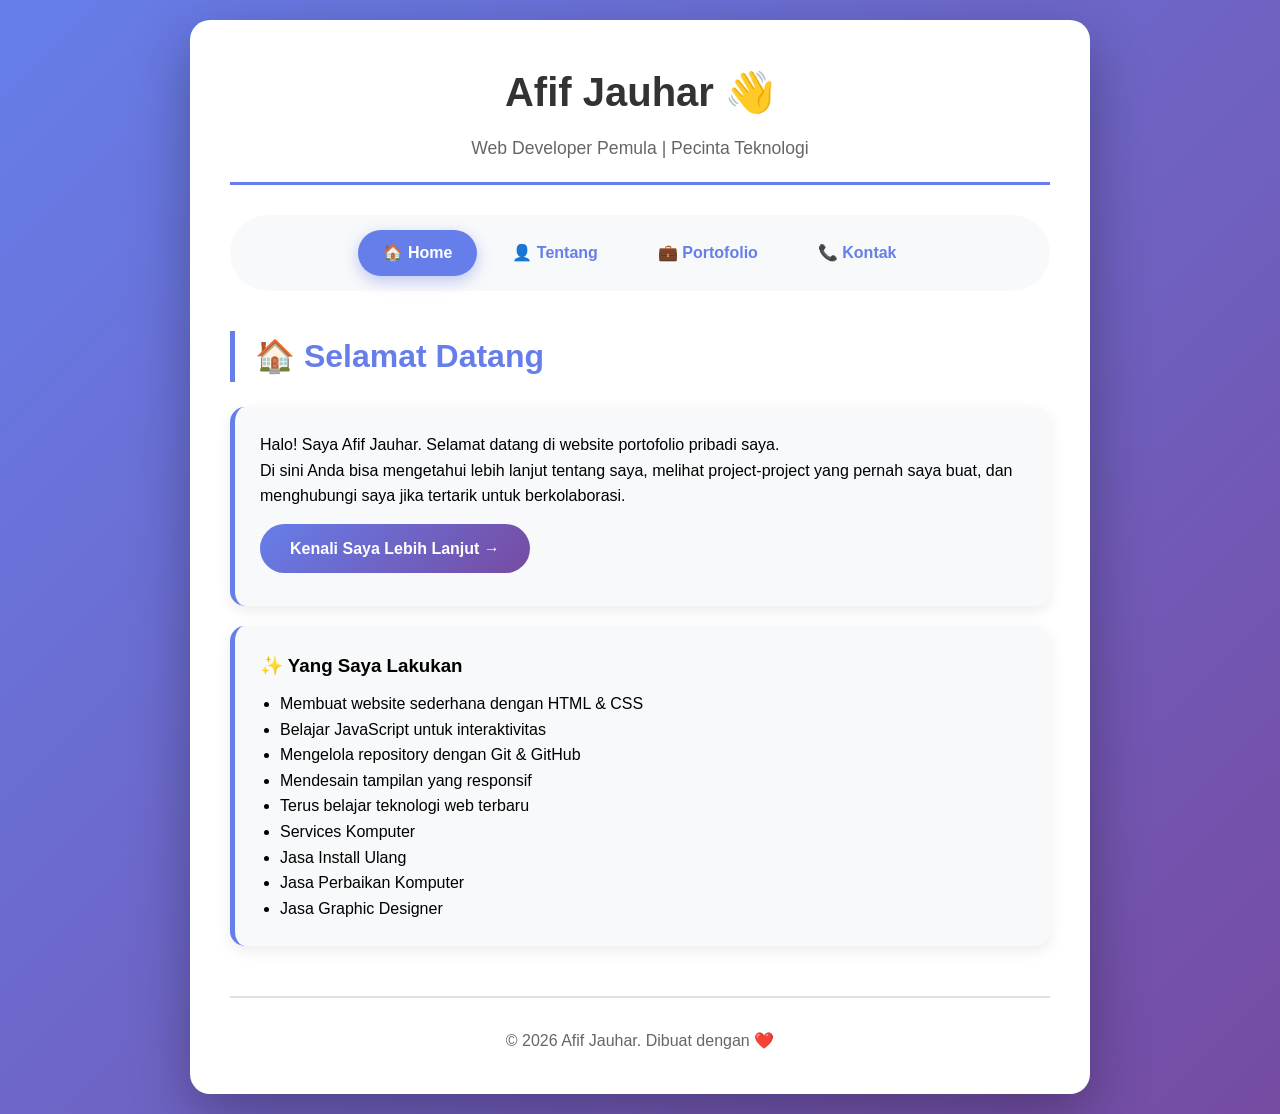
<file: index.html>
<!DOCTYPE html>
<html lang="id">
<head>
    <meta charset="UTF-8">
    <meta name="viewport" content="width=device-width, initial-scale=1.0">
    <title>Home - Afif Jauhar Portofolio</title>
    <link rel="stylesheet" href="css/style.css">
</head>
<body>
    <div class="container">
        <header>
            <h1>Afif Jauhar 👋</h1>
            <p class="subtitle">Web Developer Pemula | Pecinta Teknologi</p>
        </header>
        
        <!-- Tempat Navigasi -->
        <div id="nav-placeholder"></div>
        
        <section>
            <h2>🏠 Selamat Datang</h2>
            <div class="card">
                <p>Halo! Saya Afif Jauhar. Selamat datang di website portofolio pribadi saya.</p>
                <p>Di sini Anda bisa mengetahui lebih lanjut tentang saya, melihat project-project yang pernah saya buat, dan menghubungi saya jika tertarik untuk berkolaborasi.</p>
                <a href="tentang.html" class="btn">Kenali Saya Lebih Lanjut →</a>
            </div>
            
            <div class="card">
                <h3>✨ Yang Saya Lakukan</h3>
                <ul style="margin-left: 20px; margin-top: 10px;">
                    <li>Membuat website sederhana dengan HTML & CSS</li>
                    <li>Belajar JavaScript untuk interaktivitas</li>
                    <li>Mengelola repository dengan Git & GitHub</li>
                    <li>Mendesain tampilan yang responsif</li>
                    <li>Terus belajar teknologi web terbaru</li>
                    <li>Services Komputer</li>
                    <li>Jasa Install Ulang</li>
                    <li>Jasa Perbaikan Komputer</li>
                    <li>Jasa Graphic Designer</li>
                </ul>
            </div>
        </section>
        
        <footer>
            <p>© <span id="tahun"></span> Afif Jauhar. Dibuat dengan ❤️</p>
        </footer>
    </div>
    
    <script src="js/script.js"></script>
    <script>
        // Memuat navigasi
        fetch('navigation.html')
            .then(response => response.text())
            .then(data => {
                document.getElementById('nav-placeholder').innerHTML = data;
                document.querySelector('.nav-home')?.classList.add('active');
            });
    </script>
</body>
</html>
</file>
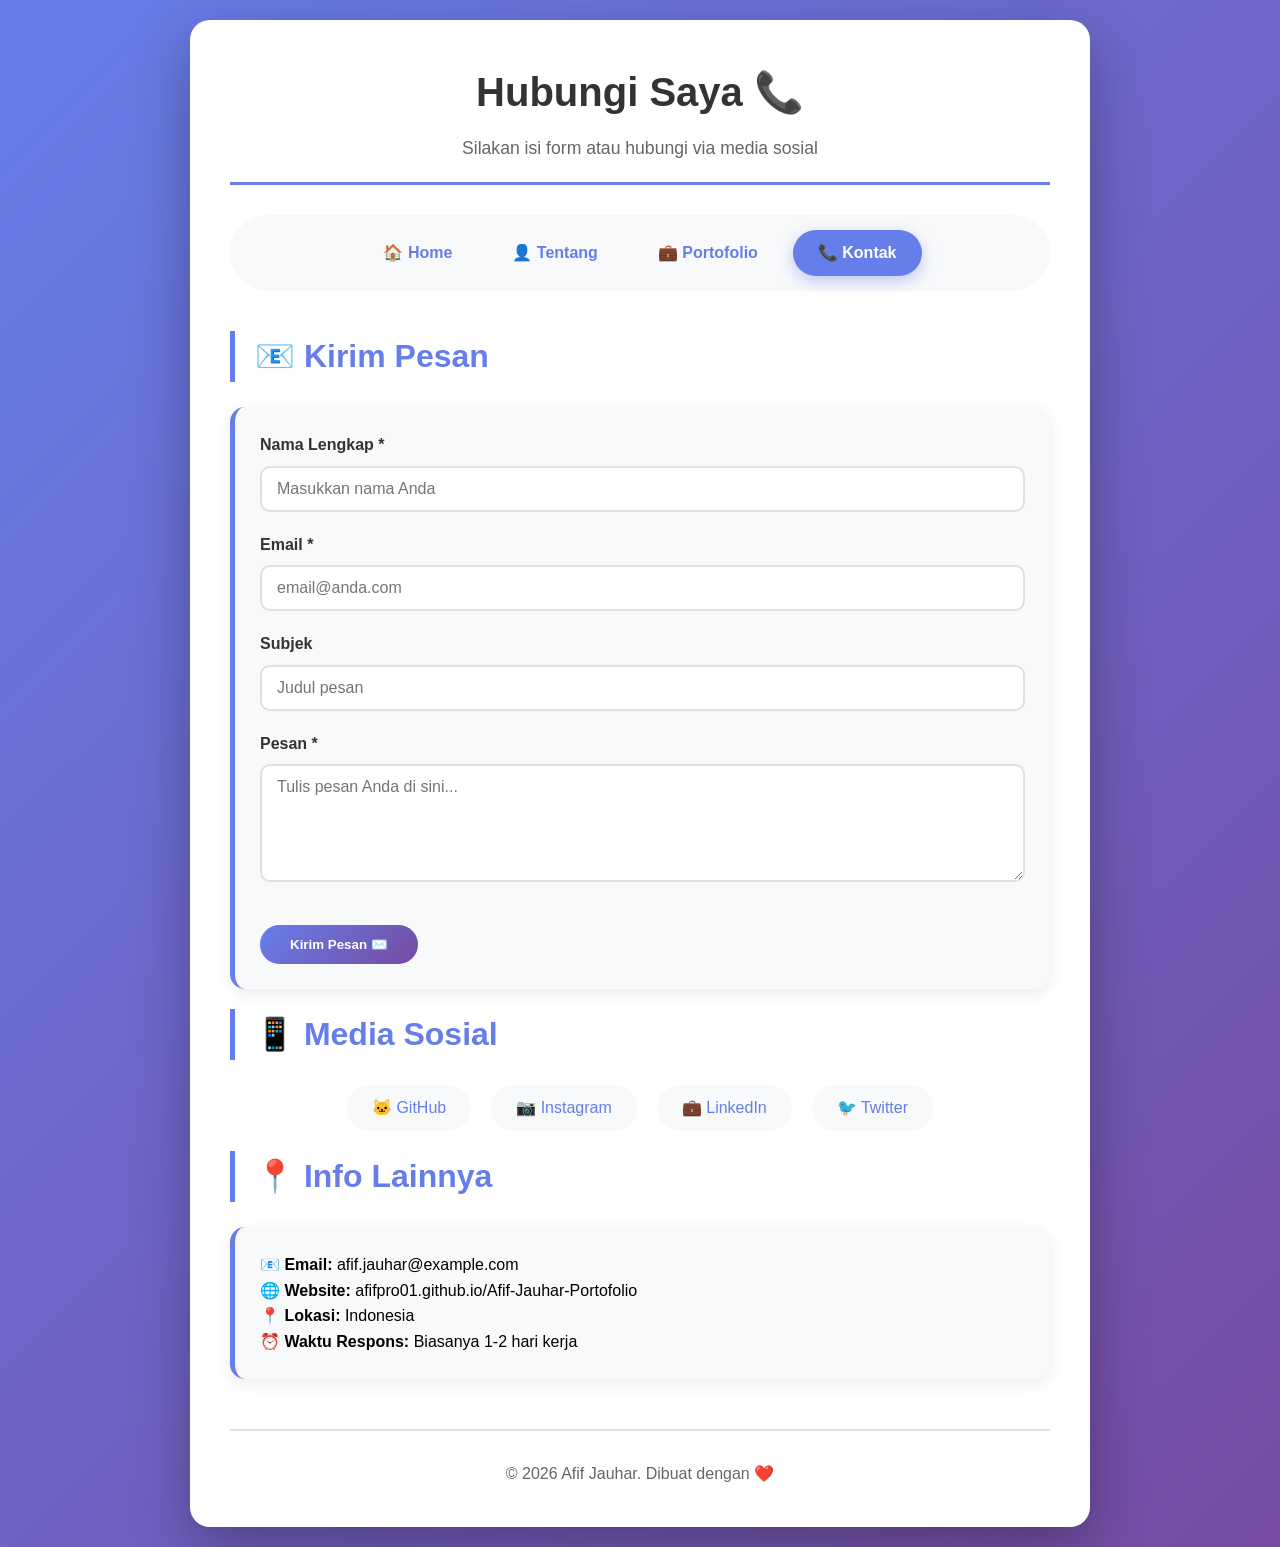
<file: kontak.html>
<!DOCTYPE html>
<html lang="id">
<head>
    <meta charset="UTF-8">
    <meta name="viewport" content="width=device-width, initial-scale=1.0">
    <title>Kontak - Afif Jauhar</title>
    <link rel="stylesheet" href="css/style.css">
</head>
<body>
    <div class="container">
        <header>
            <h1>Hubungi Saya 📞</h1>
            <p class="subtitle">Silakan isi form atau hubungi via media sosial</p>
        </header>
        
        <!-- Tempat Navigasi -->
        <div id="nav-placeholder"></div>
        
        <section>
            <h2>📧 Kirim Pesan</h2>
            <div class="card">
                <form id="contactForm">
                    <div class="form-group">
                        <label for="nama">Nama Lengkap *</label>
                        <input type="text" id="nama" name="nama" required placeholder="Masukkan nama Anda">
                    </div>
                    
                    <div class="form-group">
                        <label for="email">Email *</label>
                        <input type="email" id="email" name="email" required placeholder="email@anda.com">
                    </div>
                    
                    <div class="form-group">
                        <label for="subjek">Subjek</label>
                        <input type="text" id="subjek" name="subjek" placeholder="Judul pesan">
                    </div>
                    
                    <div class="form-group">
                        <label for="pesan">Pesan *</label>
                        <textarea id="pesan" name="pesan" rows="5" required placeholder="Tulis pesan Anda di sini..."></textarea>
                    </div>
                    
                    <button type="submit" class="btn">Kirim Pesan ✉️</button>
                </form>
            </div>
            
            <h2>📱 Media Sosial</h2>
            <div class="social-links">
                <a href="#">🐱 GitHub</a>
                <a href="#">📷 Instagram</a>
                <a href="#">💼 LinkedIn</a>
                <a href="#">🐦 Twitter</a>
            </div>
            
            <h2>📍 Info Lainnya</h2>
            <div class="card">
                <p><strong>📧 Email:</strong> afif.jauhar@example.com</p>
                <p><strong>🌐 Website:</strong> afifpro01.github.io/Afif-Jauhar-Portofolio</p>
                <p><strong>📍 Lokasi:</strong> Indonesia</p>
                <p><strong>⏰ Waktu Respons:</strong> Biasanya 1-2 hari kerja</p>
            </div>
        </section>
        
        <footer>
            <p>© <span id="tahun"></span> Afif Jauhar. Dibuat dengan ❤️</p>
        </footer>
    </div>
    
    <script src="js/script.js"></script>
    <script>
        fetch('navigation.html')
            .then(response => response.text())
            .then(data => {
                document.getElementById('nav-placeholder').innerHTML = data;
                document.querySelector('.nav-kontak')?.classList.add('active');
            });
    </script>
</body>
</html>
</file>
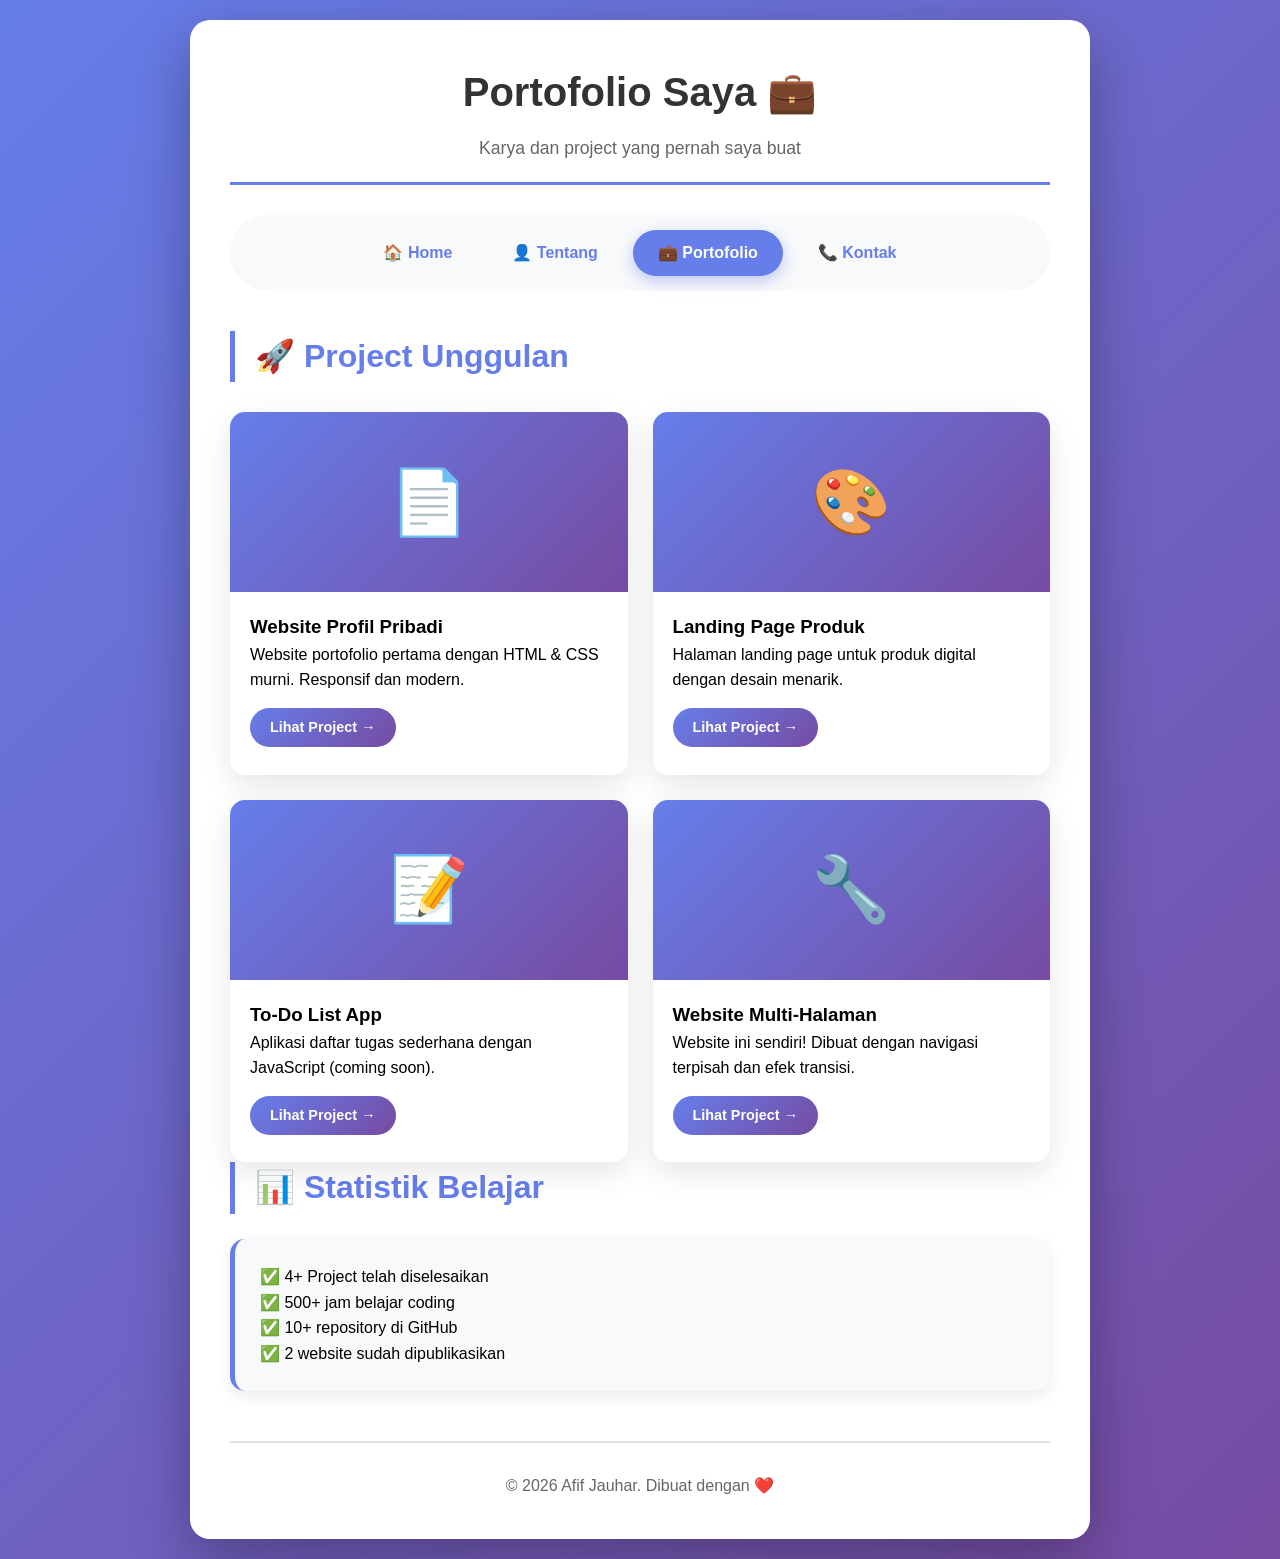
<file: portofolio.html>
<!DOCTYPE html>
<html lang="id">
<head>
    <meta charset="UTF-8">
    <meta name="viewport" content="width=device-width, initial-scale=1.0">
    <title>Portofolio - Afif Jauhar</title>
    <link rel="stylesheet" href="css/style.css">
</head>
<body>
    <div class="container">
        <header>
            <h1>Portofolio Saya 💼</h1>
            <p class="subtitle">Karya dan project yang pernah saya buat</p>
        </header>
        
        <!-- Tempat Navigasi -->
        <div id="nav-placeholder"></div>
        
        <section>
            <h2>🚀 Project Unggulan</h2>
            
            <div class="portfolio-grid">
                <div class="portfolio-item">
                    <div class="portfolio-image">📄</div>
                    <div class="portfolio-info">
                        <h3>Website Profil Pribadi</h3>
                        <p>Website portofolio pertama dengan HTML & CSS murni. Responsif dan modern.</p>
                        <a href="#" class="btn btn-small">Lihat Project →</a>
                    </div>
                </div>
                
                <div class="portfolio-item">
                    <div class="portfolio-image">🎨</div>
                    <div class="portfolio-info">
                        <h3>Landing Page Produk</h3>
                        <p>Halaman landing page untuk produk digital dengan desain menarik.</p>
                        <a href="#" class="btn btn-small">Lihat Project →</a>
                    </div>
                </div>
                
                <div class="portfolio-item">
                    <div class="portfolio-image">📝</div>
                    <div class="portfolio-info">
                        <h3>To-Do List App</h3>
                        <p>Aplikasi daftar tugas sederhana dengan JavaScript (coming soon).</p>
                        <a href="#" class="btn btn-small">Lihat Project →</a>
                    </div>
                </div>
                
                <div class="portfolio-item">
                    <div class="portfolio-image">🔧</div>
                    <div class="portfolio-info">
                        <h3>Website Multi-Halaman</h3>
                        <p>Website ini sendiri! Dibuat dengan navigasi terpisah dan efek transisi.</p>
                        <a href="#" class="btn btn-small">Lihat Project →</a>
                    </div>
                </div>
            </div>
            
            <h2>📊 Statistik Belajar</h2>
            <div class="card">
                <p>✅ 4+ Project telah diselesaikan</p>
                <p>✅ 500+ jam belajar coding</p>
                <p>✅ 10+ repository di GitHub</p>
                <p>✅ 2 website sudah dipublikasikan</p>
            </div>
        </section>
        
        <footer>
            <p>© <span id="tahun"></span> Afif Jauhar. Dibuat dengan ❤️</p>
        </footer>
    </div>
    
    <script src="js/script.js"></script>
    <script>
        fetch('navigation.html')
            .then(response => response.text())
            .then(data => {
                document.getElementById('nav-placeholder').innerHTML = data;
                document.querySelector('.nav-portofolio')?.classList.add('active');
            });
    </script>
</body>
</html>
</file>
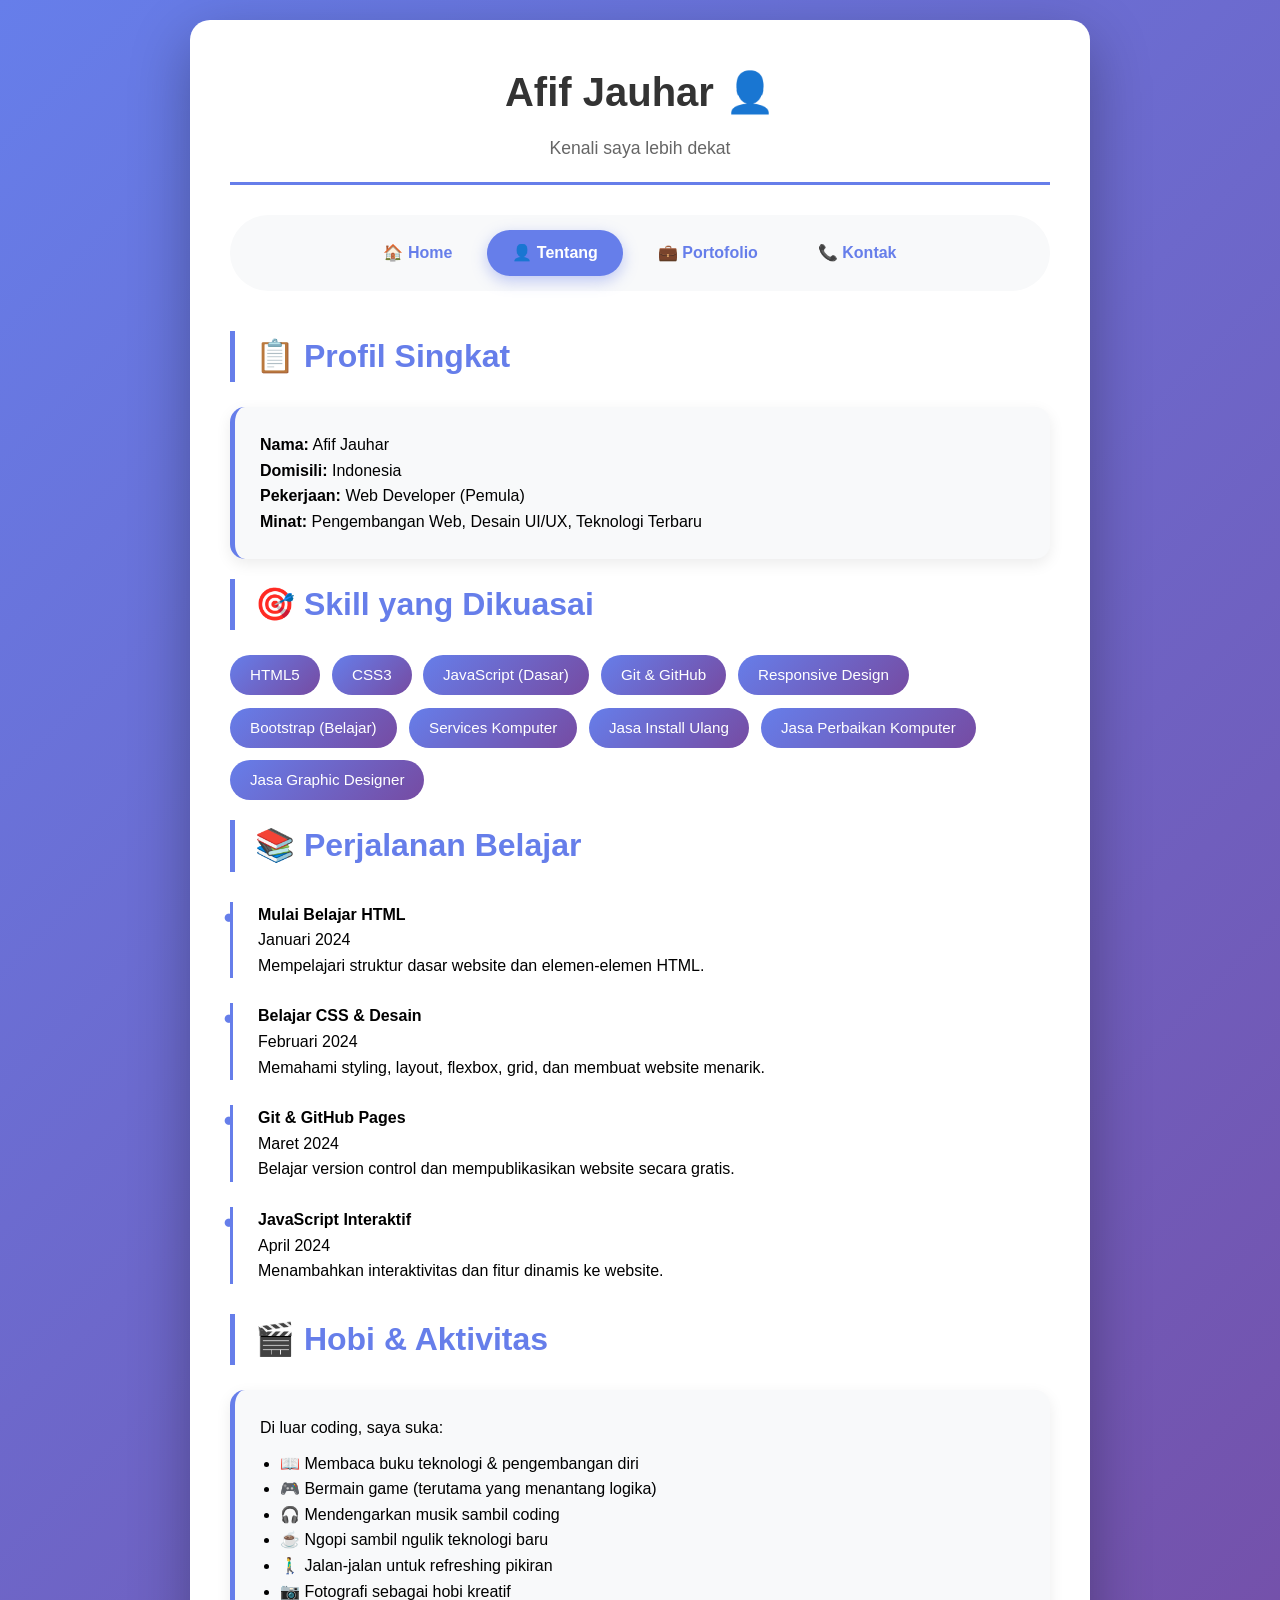
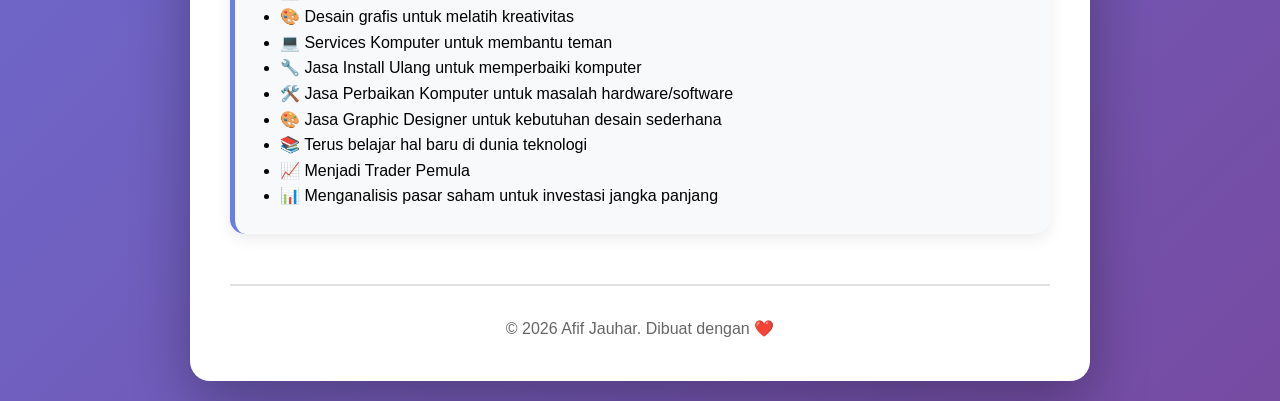
<file: tentang.html>
<!DOCTYPE html>
<html lang="id">
<head>
    <meta charset="UTF-8">
    <meta name="viewport" content="width=device-width, initial-scale=1.0">
    <title>Tentang - Afif Jauhar Portofolio</title>
    <link rel="stylesheet" href="css/style.css">
</head>
<body>
    <div class="container">
        <header>
            <h1>Afif Jauhar 👤</h1>
            <p class="subtitle">Kenali saya lebih dekat</p>
        </header>
        
        <!-- Tempat Navigasi -->
        <div id="nav-placeholder"></div>
        
        <section>
            <h2>📋 Profil Singkat</h2>
            <div class="card">
                <p><strong>Nama:</strong> Afif Jauhar</p>
                <p><strong>Domisili:</strong> Indonesia</p>
                <p><strong>Pekerjaan:</strong> Web Developer (Pemula)</p>
                <p><strong>Minat:</strong> Pengembangan Web, Desain UI/UX, Teknologi Terbaru</p>
            </div>
            
            <h2>🎯 Skill yang Dikuasai</h2>
            <div class="skill-tags">
                <span class="skill-tag">HTML5</span>
                <span class="skill-tag">CSS3</span>
                <span class="skill-tag">JavaScript (Dasar)</span>
                <span class="skill-tag">Git & GitHub</span>
                <span class="skill-tag">Responsive Design</span>
                <span class="skill-tag">Bootstrap (Belajar)</span>
                <span Class="skill-tag">Services Komputer</span>
                <span Class="skill-tag">Jasa Install Ulang</span>
                <span Class="skill-tag">Jasa Perbaikan Komputer</span>
                <span Class="skill-tag">Jasa Graphic Designer</span>
            </div>
            
            <h2>📚 Perjalanan Belajar</h2>
            <div class="timeline">
                <div class="timeline-item">
                    <h4>Mulai Belajar HTML</h4>
                    <div class="timeline-date">Januari 2024</div>
                    <p>Mempelajari struktur dasar website dan elemen-elemen HTML.</p>
                </div>
                
                <div class="timeline-item">
                    <h4>Belajar CSS & Desain</h4>
                    <div class="timeline-date">Februari 2024</div>
                    <p>Memahami styling, layout, flexbox, grid, dan membuat website menarik.</p>
                </div>
                
                <div class="timeline-item">
                    <h4>Git & GitHub Pages</h4>
                    <div class="timeline-date">Maret 2024</div>
                    <p>Belajar version control dan mempublikasikan website secara gratis.</p>
                </div>
                
                <div class="timeline-item">
                    <h4>JavaScript Interaktif</h4>
                    <div class="timeline-date">April 2024</div>
                    <p>Menambahkan interaktivitas dan fitur dinamis ke website.</p>
                </div>
            </div>
            
            <h2>🎬 Hobi & Aktivitas</h2>
            <div class="card">
                <p>Di luar coding, saya suka:</p>
                <ul style="margin-left: 20px; margin-top: 10px;">
                    <li>📖 Membaca buku teknologi & pengembangan diri</li>
                    <li>🎮 Bermain game (terutama yang menantang logika)</li>
                    <li>🎧 Mendengarkan musik sambil coding</li>
                    <li>☕ Ngopi sambil ngulik teknologi baru</li>
                    <li>🚶‍♂️ Jalan-jalan untuk refreshing pikiran</li>
                    <li>📷 Fotografi sebagai hobi kreatif</li>
                    <li>🎨 Desain grafis untuk melatih kreativitas</li>
                    <li>💻 Services Komputer untuk membantu teman</li>
                    <li>🔧 Jasa Install Ulang untuk memperbaiki komputer</li>
                    <li>🛠️ Jasa Perbaikan Komputer untuk masalah hardware/software</li>
                    <li>🎨 Jasa Graphic Designer untuk kebutuhan desain sederhana</li>
                    <li>📚 Terus belajar hal baru di dunia teknologi</li>
                    <li>📈 Menjadi Trader Pemula</li>
                    <li>📊 Menganalisis pasar saham untuk investasi jangka panjang</li>
                </ul>
            </div>
        </section>
        
        <footer>
            <p>© <span id="tahun"></span> Afif Jauhar. Dibuat dengan ❤️</p>
        </footer>
    </div>
    
    <script src="js/script.js"></script>
    <script>
        fetch('navigation.html')
            .then(response => response.text())
            .then(data => {
                document.getElementById('nav-placeholder').innerHTML = data;
                document.querySelector('.nav-tentang')?.classList.add('active');
            });
    </script>
</body>
</html>
</file>
<file: css/style.css>
/* css/style.css */

/* Reset & Base Styles */
* {
    margin: 0;
    padding: 0;
    box-sizing: border-box;
}

body {
    font-family: 'Segoe UI', Tahoma, Geneva, Verdana, sans-serif;
    line-height: 1.6;
    background: linear-gradient(135deg, #667eea 0%, #764ba2 100%);
    min-height: 100vh;
    padding: 20px;
    opacity: 1;
    transition: opacity 0.4s ease-in-out;
}

body.fade-out {
    opacity: 0;
}

/* Container */
.container {
    max-width: 900px;
    margin: 0 auto;
    background: white;
    padding: 40px;
    border-radius: 20px;
    box-shadow: 0 20px 60px rgba(0, 0, 0, 0.3);
    animation: slideUp 0.6s ease-out;
}

@keyframes slideUp {
    from {
        opacity: 0;
        transform: translateY(30px);
    }
    to {
        opacity: 1;
        transform: translateY(0);
    }
}

/* Header */
header {
    text-align: center;
    margin-bottom: 30px;
    padding-bottom: 20px;
    border-bottom: 3px solid #667eea;
}

header h1 {
    color: #333;
    font-size: 2.5em;
    margin-bottom: 10px;
}

.subtitle {
    color: #666;
    font-size: 1.1em;
}

/* ========== NAVIGASI ========== */
nav {
    display: flex;
    justify-content: center;
    flex-wrap: wrap;
    gap: 10px;
    margin: 30px 0 20px 0;
    padding: 15px 0;
    background: #f8f9fa;
    border-radius: 50px;
    animation: navFadeIn 0.8s ease-out;
}

@keyframes navFadeIn {
    from {
        opacity: 0;
        transform: translateY(-20px);
    }
    to {
        opacity: 1;
        transform: translateY(0);
    }
}

nav a {
    color: #667eea;
    text-decoration: none;
    padding: 10px 25px;
    border-radius: 30px;
    transition: all 0.3s ease;
    font-weight: 600;
    display: inline-block;
    position: relative;
    overflow: hidden;
}

nav a::before {
    content: '';
    position: absolute;
    bottom: 0;
    left: 50%;
    transform: translateX(-50%);
    width: 0;
    height: 3px;
    background: #667eea;
    transition: width 0.3s ease;
}

nav a:hover::before {
    width: 70%;
}

nav a:hover {
    background: #667eea;
    color: white;
    transform: translateY(-2px);
}

/* Menu Aktif */
nav a.active {
    background: #667eea;
    color: white;
    box-shadow: 0 5px 15px rgba(102, 126, 234, 0.4);
    pointer-events: none;
}

nav a.active::before {
    display: none;
}

/* Section Umum */
section {
    margin: 40px 0;
    animation: sectionFade 0.8s ease-out;
}

@keyframes sectionFade {
    from {
        opacity: 0;
        transform: translateX(-20px);
    }
    to {
        opacity: 1;
        transform: translateX(0);
    }
}

h2 {
    color: #667eea;
    margin-bottom: 25px;
    font-size: 2em;
    border-left: 5px solid #667eea;
    padding-left: 20px;
}

/* Card */
.card {
    background: #f8f9fa;
    padding: 25px;
    border-radius: 15px;
    margin: 20px 0;
    box-shadow: 0 5px 15px rgba(0, 0, 0, 0.08);
    border-left: 5px solid #667eea;
    transition: all 0.3s ease;
    animation: cardPop 0.6s ease-out;
    animation-fill-mode: both;
}

.card:nth-child(1) { animation-delay: 0.1s; }
.card:nth-child(2) { animation-delay: 0.2s; }
.card:nth-child(3) { animation-delay: 0.3s; }

@keyframes cardPop {
    from {
        opacity: 0;
        transform: scale(0.95);
    }
    to {
        opacity: 1;
        transform: scale(1);
    }
}

.card:hover {
    transform: translateX(5px) translateY(-5px);
    box-shadow: 0 15px 30px rgba(102, 126, 234, 0.2);
}

/* Tombol */
.btn {
    display: inline-block;
    background: linear-gradient(135deg, #667eea 0%, #764ba2 100%);
    color: white;
    padding: 12px 30px;
    text-decoration: none;
    border-radius: 30px;
    margin-top: 15px;
    transition: all 0.3s;
    border: none;
    cursor: pointer;
    font-weight: 600;
    position: relative;
    overflow: hidden;
}

.btn::after {
    content: '→';
    position: absolute;
    right: -20px;
    top: 50%;
    transform: translateY(-50%);
    transition: right 0.3s ease;
}

.btn:hover::after {
    right: 20px;
}

.btn:hover {
    transform: translateY(-3px);
    box-shadow: 0 10px 25px rgba(102, 126, 234, 0.4);
    padding-right: 45px;
}

.btn-small {
    padding: 8px 20px;
    font-size: 0.9em;
}

/* Form Kontak */
.form-group {
    margin-bottom: 20px;
    animation: formSlide 0.5s ease-out;
    animation-fill-mode: both;
}

.form-group:nth-child(1) { animation-delay: 0.1s; }
.form-group:nth-child(2) { animation-delay: 0.2s; }
.form-group:nth-child(3) { animation-delay: 0.3s; }
.form-group:nth-child(4) { animation-delay: 0.4s; }

@keyframes formSlide {
    from {
        opacity: 0;
        transform: translateX(-20px);
    }
    to {
        opacity: 1;
        transform: translateX(0);
    }
}

.form-group label {
    display: block;
    margin-bottom: 8px;
    color: #333;
    font-weight: 600;
}

.form-group input,
.form-group textarea {
    width: 100%;
    padding: 12px 15px;
    border: 2px solid #e0e0e0;
    border-radius: 10px;
    font-family: inherit;
    font-size: 16px;
    transition: all 0.3s;
}

.form-group input:focus,
.form-group textarea:focus {
    outline: none;
    border-color: #667eea;
    box-shadow: 0 0 0 3px rgba(102, 126, 234, 0.2);
    transform: scale(1.02);
}

/* Portfolio Grid */
.portfolio-grid {
    display: grid;
    grid-template-columns: repeat(auto-fit, minmax(280px, 1fr));
    gap: 25px;
    margin-top: 30px;
}

.portfolio-item {
    background: white;
    border-radius: 15px;
    overflow: hidden;
    box-shadow: 0 10px 30px rgba(0, 0, 0, 0.1);
    transition: all 0.4s ease;
    animation: gridItem 0.6s ease-out;
    animation-fill-mode: both;
}

.portfolio-item:nth-child(1) { animation-delay: 0.1s; }
.portfolio-item:nth-child(2) { animation-delay: 0.2s; }
.portfolio-item:nth-child(3) { animation-delay: 0.3s; }
.portfolio-item:nth-child(4) { animation-delay: 0.4s; }

@keyframes gridItem {
    from {
        opacity: 0;
        transform: translateY(30px);
    }
    to {
        opacity: 1;
        transform: translateY(0);
    }
}

.portfolio-item:hover {
    transform: translateY(-15px) scale(1.02);
    box-shadow: 0 20px 40px rgba(102, 126, 234, 0.3);
}

.portfolio-image {
    background: linear-gradient(135deg, #667eea 0%, #764ba2 100%);
    height: 180px;
    display: flex;
    align-items: center;
    justify-content: center;
    color: white;
    font-size: 4em;
    transition: transform 0.5s;
}

.portfolio-item:hover .portfolio-image {
    transform: scale(1.1);
}

.portfolio-info {
    padding: 20px;
}

/* Skill Tags */
.skill-tags {
    display: flex;
    flex-wrap: wrap;
    gap: 12px;
    margin: 20px 0;
}

.skill-tag {
    background: linear-gradient(135deg, #667eea 0%, #764ba2 100%);
    color: white;
    padding: 8px 20px;
    border-radius: 30px;
    font-size: 0.95em;
    font-weight: 500;
    animation: tagPop 0.5s ease-out;
    animation-fill-mode: both;
    transition: all 0.3s;
}

.skill-tag:nth-child(1) { animation-delay: 0.1s; }
.skill-tag:nth-child(2) { animation-delay: 0.15s; }
.skill-tag:nth-child(3) { animation-delay: 0.2s; }
.skill-tag:nth-child(4) { animation-delay: 0.25s; }
.skill-tag:nth-child(5) { animation-delay: 0.3s; }
.skill-tag:nth-child(6) { animation-delay: 0.35s; }

@keyframes tagPop {
    from {
        opacity: 0;
        transform: scale(0.5);
    }
    to {
        opacity: 1;
        transform: scale(1);
    }
}

.skill-tag:hover {
    transform: scale(1.1) rotate(2deg);
    box-shadow: 0 5px 15px rgba(102, 126, 234, 0.4);
}

/* Timeline */
.timeline {
    margin: 30px 0;
}

.timeline-item {
    margin-bottom: 25px;
    padding-left: 25px;
    border-left: 3px solid #667eea;
    position: relative;
    animation: timelineSlide 0.6s ease-out;
    animation-fill-mode: both;
}

.timeline-item:nth-child(1) { animation-delay: 0.1s; }
.timeline-item:nth-child(2) { animation-delay: 0.2s; }
.timeline-item:nth-child(3) { animation-delay: 0.3s; }
.timeline-item:nth-child(4) { animation-delay: 0.4s; }

@keyframes timelineSlide {
    from {
        opacity: 0;
        transform: translateX(-20px);
    }
    to {
        opacity: 1;
        transform: translateX(0);
    }
}

.timeline-item::before {
    content: "●";
    position: absolute;
    left: -10px;
    top: 0;
    color: #667eea;
    font-size: 1.2em;
    animation: pulse 2s infinite;
}

@keyframes pulse {
    0%, 100% {
        transform: scale(1);
        opacity: 1;
    }
    50% {
        transform: scale(1.2);
        opacity: 0.7;
    }
}

/* Footer */
footer {
    text-align: center;
    margin-top: 50px;
    padding-top: 30px;
    border-top: 2px solid #e0e0e0;
    color: #666;
    animation: footerFade 1s ease-out;
}

@keyframes footerFade {
    from {
        opacity: 0;
        transform: translateY(20px);
    }
    to {
        opacity: 1;
        transform: translateY(0);
    }
}

/* Social Links */
.social-links {
    display: flex;
    justify-content: center;
    gap: 20px;
    margin: 20px 0;
    flex-wrap: wrap;
}

.social-links a {
    color: #667eea;
    text-decoration: none;
    padding: 10px 25px;
    background: #f8f9fa;
    border-radius: 30px;
    transition: all 0.3s;
    animation: socialPop 0.6s ease-out;
    animation-fill-mode: both;
}

.social-links a:nth-child(1) { animation-delay: 0.1s; }
.social-links a:nth-child(2) { animation-delay: 0.2s; }
.social-links a:nth-child(3) { animation-delay: 0.3s; }
.social-links a:nth-child(4) { animation-delay: 0.4s; }

@keyframes socialPop {
    from {
        opacity: 0;
        transform: translateY(20px);
    }
    to {
        opacity: 1;
        transform: translateY(0);
    }
}

.social-links a:hover {
    background: #667eea;
    color: white;
    transform: translateY(-5px) scale(1.1);
    box-shadow: 0 10px 20px rgba(102, 126, 234, 0.3);
}

/* Loading Spinner */
body.fade-out::after {
    content: '';
    position: fixed;
    top: 50%;
    left: 50%;
    transform: translate(-50%, -50%);
    width: 60px;
    height: 60px;
    border: 6px solid #f3f3f3;
    border-top: 6px solid #667eea;
    border-radius: 50%;
    animation: spin 1s linear infinite;
    z-index: 9999;
}

@keyframes spin {
    0% { transform: translate(-50%, -50%) rotate(0deg); }
    100% { transform: translate(-50%, -50%) rotate(360deg); }
}

/* Notifikasi */
.notification {
    position: fixed;
    top: 20px;
    right: 20px;
    max-width: 350px;
    padding: 15px 20px;
    background: white;
    border-radius: 10px;
    box-shadow: 0 5px 20px rgba(0,0,0,0.2);
    z-index: 9999;
    animation: slideIn 0.3s ease, float 3s ease-in-out infinite;
}

@keyframes slideIn {
    from {
        transform: translateX(100%);
        opacity: 0;
    }
    to {
        transform: translateX(0);
        opacity: 1;
    }
}

@keyframes float {
    0%, 100% {
        transform: translateY(0);
    }
    50% {
        transform: translateY(-5px);
    }
}

/* Back to Top */
.back-to-top {
    position: fixed;
    bottom: 30px;
    right: 30px;
    width: 50px;
    height: 50px;
    background: #667eea;
    color: white;
    border: none;
    border-radius: 50%;
    font-size: 24px;
    cursor: pointer;
    display: none;
    align-items: center;
    justify-content: center;
    box-shadow: 0 5px 15px rgba(102, 126, 234, 0.4);
    transition: all 0.3s;
    z-index: 99;
    animation: bounce 2s infinite;
}

@keyframes bounce {
    0%, 100% {
        transform: translateY(0);
    }
    50% {
        transform: translateY(-5px);
    }
}

.back-to-top:hover {
    background: #764ba2;
    transform: scale(1.1) rotate(360deg);
}

.back-to-top.show {
    display: flex;
}

/* Responsive */
@media (max-width: 768px) {
    .container {
        padding: 20px;
    }
    
    header h1 {
        font-size: 1.8em;
    }
    
    nav {
        flex-direction: column;
        align-items: center;
        border-radius: 20px;
    }
    
    nav a {
        width: 100%;
        text-align: center;
    }
    
    h2 {
        font-size: 1.5em;
    }
    
    .portfolio-grid {
        grid-template-columns: 1fr;
    }
    
    .social-links {
        flex-direction: column;
        align-items: center;
    }
    
    .social-links a {
        width: 100%;
        text-align: center;
    }
}
</file>
